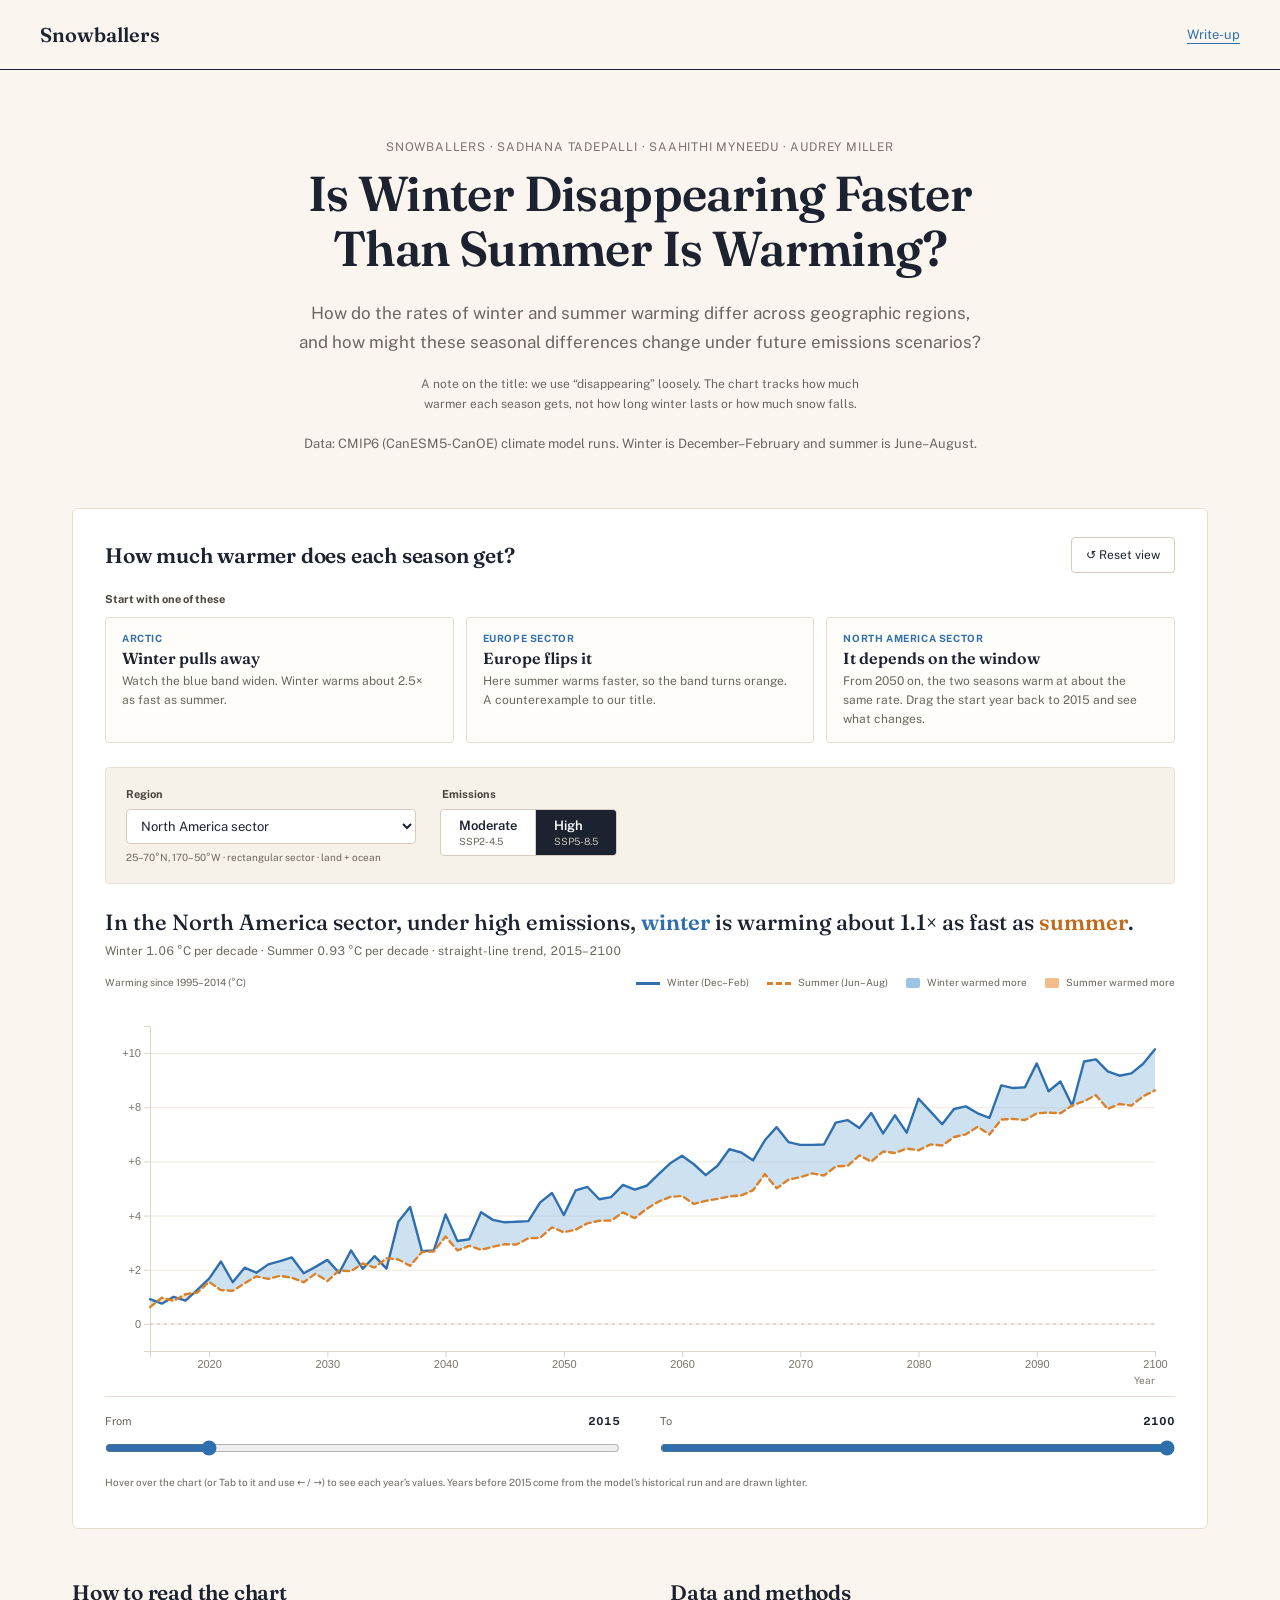
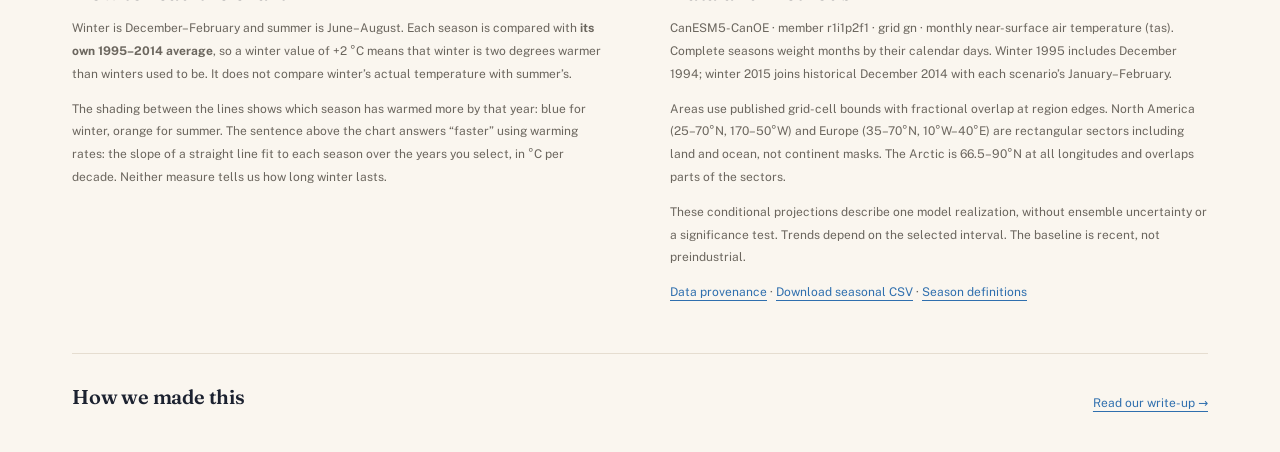
<file: index.html>
<!doctype html>
<html lang="en">
<head><meta name="color-scheme" content="light">
  <meta charset="utf-8">
  <meta name="viewport" content="width=device-width,initial-scale=1">
  <meta name="description" content="Compare winter and summer warming rates across North America and Europe sectors and the Arctic using real CMIP6 data.">
  <title>Is Winter Disappearing Faster Than Summer Is Warming?</title>
  <link rel="preconnect" href="https://fonts.googleapis.com">
  <link rel="preconnect" href="https://fonts.gstatic.com" crossorigin>
  <link rel="stylesheet" href="https://fonts.googleapis.com/css2?family=Fraunces:opsz,wght@9..144,500;9..144,600&family=Public+Sans:wght@400;600;700&display=swap">
  <link rel="stylesheet" href="style.css">
  <script src="vendor/d3.v7.min.js" defer></script>
  <script src="main.js" defer></script>
</head>
<body>
  <a class="skip" href="#explorer">Skip to visualization</a>
  <header><a class="brand" href="./">Snowballers</a><a class="header-link" href="writeup.html">Write-up</a></header>
  <main>
    <section class="intro">
      <p class="team">Snowballers · Sadhana Tadepalli · Saahithi Myneedu · Audrey Miller</p>
      <h1>Is Winter Disappearing Faster Than Summer Is Warming?</h1>
      <p class="lede">How do the rates of winter and summer warming differ across geographic regions, and how might these seasonal differences change under future emissions scenarios?</p>
      <p class="hook-note">A note on the title: we use “disappearing” loosely. The chart tracks how much warmer each season gets, not how long winter lasts or how much snow falls.</p>
      <p class="data-line">Data: <span id="model-tag">CMIP6</span> climate model runs. Winter is December–February and summer is June–August.</p>
    </section>
    <section class="explorer" id="explorer" aria-labelledby="chart-heading">
      <div class="section-top"><h2 id="chart-heading">How much warmer does each season get?</h2><button id="reset" type="button">↺ Reset view</button></div>
      <div class="presets" role="group" aria-label="Suggested views">
        <span class="presets-label">Start with one of these</span>
        <button type="button" class="preset" data-preset="arctic" aria-pressed="false"><span class="preset-place">Arctic</span><strong>Winter pulls away</strong><span class="preset-text">Watch the blue band widen. Winter warms about 2.5× as fast as summer.</span></button>
        <button type="button" class="preset" data-preset="europe" aria-pressed="false"><span class="preset-place">Europe sector</span><strong>Europe flips it</strong><span class="preset-text">Here summer warms faster, so the band turns orange. A counterexample to our title.</span></button>
        <button type="button" class="preset" data-preset="namerica" aria-pressed="false"><span class="preset-place">North America sector</span><strong>It depends on the window</strong><span class="preset-text">From 2050 on, the two seasons warm at about the same rate. Drag the start year back to 2015 and see what changes.</span></button>
      </div>
      <div class="controls">
        <div class="region-control"><label for="region">Region</label><select id="region"></select><p id="bounds"></p></div>
        <fieldset><legend>Emissions</legend><div class="scenario-toggle">
          <label><input type="radio" name="scenario" value="ssp245"><span>Moderate<small>SSP2-4.5</small></span></label>
          <label><input type="radio" name="scenario" value="ssp585" checked><span>High<small>SSP5-8.5</small></span></label>
        </div></fieldset>
      </div>
      <div class="answer-box" aria-live="polite"><p id="answer">Loading data…</p><p id="answer-detail"></p></div>
      <div class="chart-topline"><span>Warming since 1995–2014 (°C)</span><div class="season-legend"><span><b class="season-key"></b> Winter (Dec–Feb)</span><span><b class="season-key summer"></b> Summer (Jun–Aug)</span><span><b class="fill-key winter"></b> Winter warmed more</span><span><b class="fill-key summer"></b> Summer warmed more</span></div></div>
      <div id="chart" aria-label="Interactive seasonal temperature comparison"></div>
      <div id="tooltip" role="status" aria-live="off" hidden></div>
      <div class="timeline">
        <div><label for="start-year">From <output id="start-output">2015</output></label><input id="start-year" type="range" min="1995" max="2099" value="2015"></div>
        <div><label for="end-year">To <output id="end-output">2100</output></label><input id="end-year" type="range" min="1996" max="2100" value="2100"></div>
      </div>
      <p class="chart-help">Hover over the chart (or Tab to it and use ← / →) to see each year’s values. Years before 2015 come from the model’s historical run and are drawn lighter.</p>
      <p id="error" role="alert" hidden></p>
    </section>
    <section class="context-grid">
      <article><h2>How to read the chart</h2><p>Winter is December–February and summer is June–August. Each season is compared with <strong>its own 1995–2014 average</strong>, so a winter value of +2 °C means that winter is two degrees warmer than winters used to be. It does not compare winter’s actual temperature with summer’s.</p><p>The shading between the lines shows which season has warmed more by that year: blue for winter, orange for summer. The sentence above the chart answers “faster” using warming rates: the slope of a straight line fit to each season over the years you select, in °C per decade. Neither measure tells us how long winter lasts.</p></article>
      <article><h2>Data and methods</h2><p><span id="model-details">Selected CMIP6 model</span> · monthly near-surface air temperature (tas). Complete seasons weight months by their calendar days. Winter 1995 includes December 1994; winter 2015 joins historical December 2014 with each scenario’s January–February.</p><p>Areas use published grid-cell bounds with fractional overlap at region edges. North America (25–70°N, 170–50°W) and Europe (35–70°N, 10°W–40°E) are rectangular sectors including land and ocean, not continent masks. The Arctic is 66.5–90°N at all longitudes and overlaps parts of the sectors.</p><p>These conditional projections describe one model realization, without ensemble uncertainty or a significance test. Trends depend on the selected interval. The baseline is recent, not preindustrial.</p><p><a href="data/provenance.md">Data provenance</a> · <a href="data/temperature.csv" download>Download seasonal CSV</a> · <a href="https://www.ncei.noaa.gov/news/meteorological-versus-astronomical-seasons">Season definitions</a></p></article>
    </section>
    <section class="further"><h2>How we made this</h2><p><a href="writeup.html">Read our write-up →</a></p></section>
  </main>
</body>
</html>
</file>
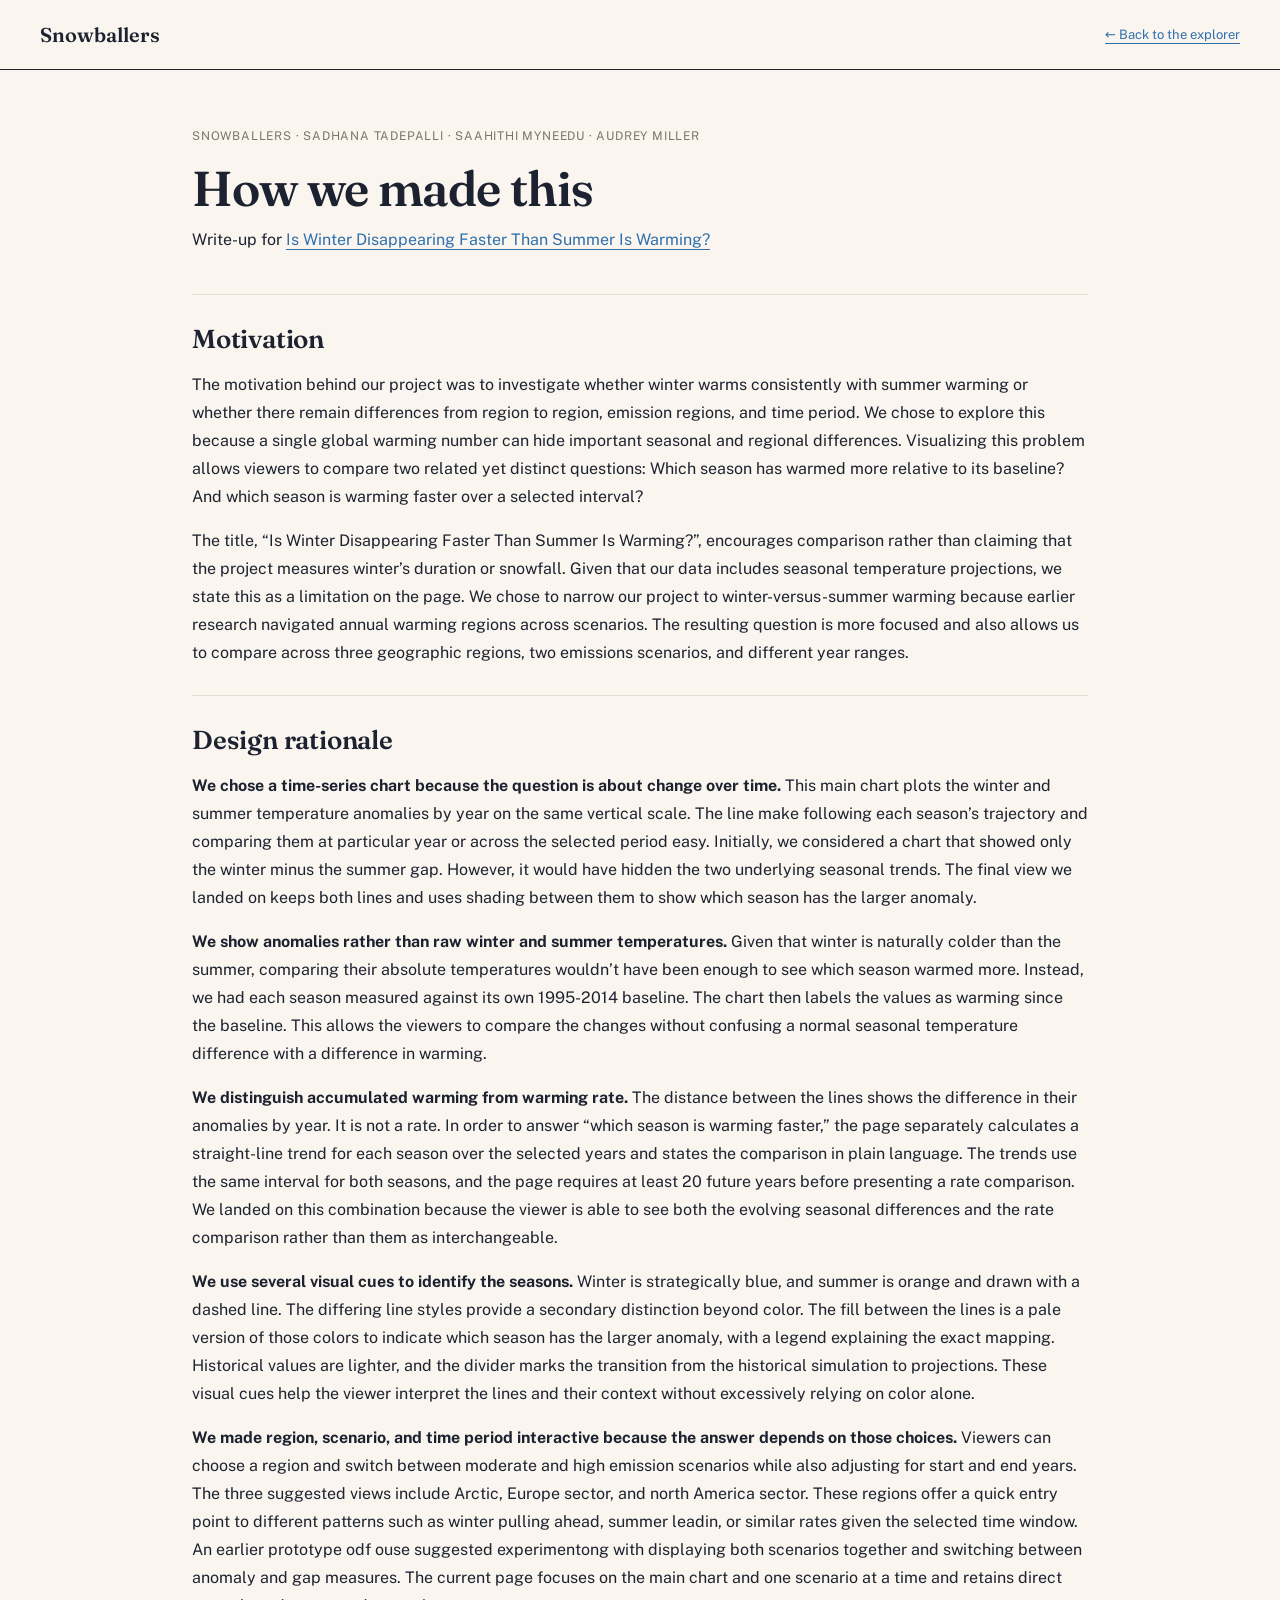
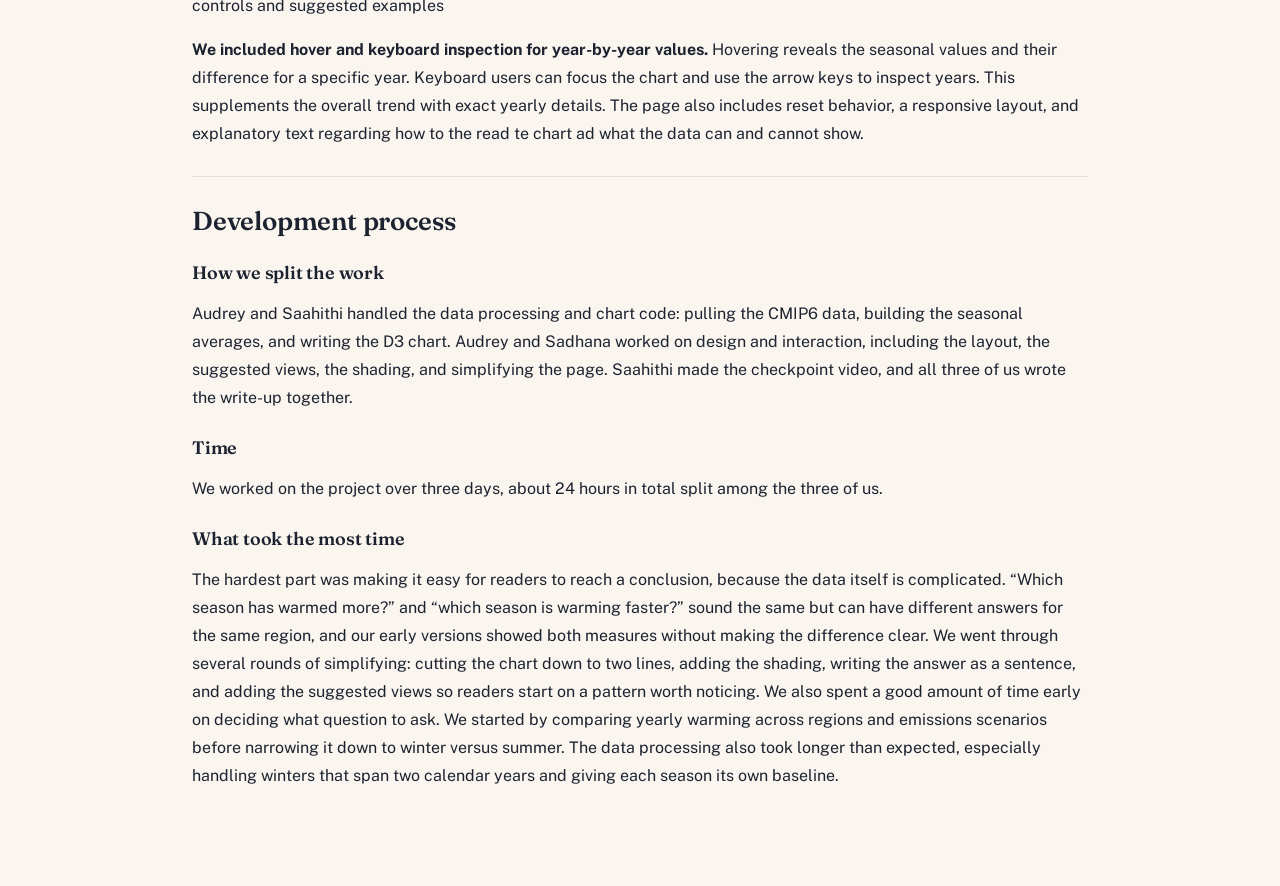
<file: writeup.html>
<!doctype html>
<html lang="en">
<head>
  <meta charset="utf-8">
  <meta name="viewport" content="width=device-width,initial-scale=1">
  <meta name="color-scheme" content="light">
  <title>Write-up · Is Winter Disappearing Faster Than Summer Is Warming?</title>
  <link rel="preconnect" href="https://fonts.googleapis.com">
  <link rel="preconnect" href="https://fonts.gstatic.com" crossorigin>
  <link rel="stylesheet" href="https://fonts.googleapis.com/css2?family=Fraunces:opsz,wght@9..144,500;9..144,600&family=Public+Sans:wght@400;600;700&display=swap">
  <link rel="stylesheet" href="style.css">
</head>
<body>
  <header><a class="brand" href="./">Snowballers</a><a class="header-link" href="./">← Back to the explorer</a></header>
  <main class="writeup">
    <p class="team">Snowballers · Sadhana Tadepalli · Saahithi Myneedu · Audrey Miller</p>
    <h1>How we made this</h1>
    <p class="writeup-sub">Write-up for <a href="./">Is Winter Disappearing Faster Than Summer Is Warming?</a></p>

    <section>
      <h2>Motivation</h2>
      <p>The motivation behind our project was to investigate whether winter warms consistently with summer warming or whether there remain differences from region to region, emission regions, and time period. We chose to explore this because a single global warming number can hide important seasonal and regional differences. Visualizing this problem allows viewers to compare two related yet distinct questions: Which season has warmed more relative to its baseline? And which season is warming faster over a selected interval?</p>
      <p>The title, “Is Winter Disappearing Faster Than Summer Is Warming?”, encourages comparison rather than claiming that the project measures winter’s duration or snowfall. Given that our data includes seasonal temperature projections, we state this as a limitation on the page. We chose to narrow our project to winter-versus-summer warming because earlier research navigated annual warming regions across scenarios. The resulting question is more focused and also allows us to compare across three geographic regions, two emissions scenarios, and different year ranges.</p>
    </section>

    <section>
      <h2>Design rationale</h2>
      <p><strong>We chose a time-series chart because the question is about change over time.</strong> This main chart plots the winter and summer temperature anomalies by year on the same vertical scale. The line make following each season’s trajectory and comparing them at particular year or across the selected period easy. Initially, we considered a chart that showed only the winter minus the summer gap. However, it would have hidden the two underlying seasonal trends. The final view we landed on keeps both lines and uses shading between them to show which season has the larger anomaly.</p>
      <p><strong>We show anomalies rather than raw winter and summer temperatures.</strong> Given that winter is naturally colder than the summer, comparing their absolute temperatures wouldn’t have been enough to see which season warmed more. Instead, we had each season measured against its own 1995-2014 baseline. The chart then labels the values as warming since the baseline. This allows the viewers to compare the changes without confusing a normal seasonal temperature difference with a difference in warming.</p>
      <p><strong>We distinguish accumulated warming from warming rate.</strong> The distance between the lines shows the difference in their anomalies by year. It is not a rate. In order to answer “which season is warming faster,” the page separately calculates a straight-line trend for each season over the selected years and states the comparison in plain language. The trends use the same interval for both seasons, and the page requires at least 20 future years before presenting a rate comparison. We landed on this combination because the viewer is able to see both the evolving seasonal differences and the rate comparison rather than them as interchangeable.</p>
      <p><strong>We use several visual cues to identify the seasons.</strong> Winter is strategically blue, and summer is orange and drawn with a dashed line. The differing line styles provide a secondary distinction beyond color. The fill between the lines is a pale version of those colors to indicate which season has the larger anomaly, with a legend explaining the exact mapping. Historical values are lighter, and the divider marks the transition from the historical simulation to projections. These visual cues help the viewer interpret the lines and their context without excessively relying on color alone.</p>
      <p><strong>We made region, scenario, and time period interactive because the answer depends on those choices.</strong> Viewers can choose a region and switch between moderate and high emission scenarios while also adjusting for start and end years. The three suggested views include Arctic, Europe sector, and north America sector. These regions offer a quick entry point to different patterns such as winter pulling ahead, summer leadin, or similar rates given the selected time window. An earlier prototype odf ouse suggested experimentong with displaying both scenarios together and switching between anomaly and gap measures. The current page focuses on the main chart and one scenario at a time and retains direct controls and suggested examples</p>
      <p><strong>We included hover and keyboard inspection for year-by-year values.</strong> Hovering reveals the seasonal values and their difference for a specific year. Keyboard users can focus the chart and use the arrow keys to inspect years. This supplements the overall trend with exact yearly details. The page also includes reset behavior, a responsive layout, and explanatory text regarding how to the read te chart ad what the data can and cannot show.</p>
    </section>

    <section>
      <h2>Development process</h2>
      <h3>How we split the work</h3>
      <p>Audrey and Saahithi handled the data processing and chart code: pulling the CMIP6 data, building the seasonal averages, and writing the D3 chart. Audrey and Sadhana worked on design and interaction, including the layout, the suggested views, the shading, and simplifying the page. Saahithi made the checkpoint video, and all three of us wrote the write-up together.</p>
      <h3>Time</h3>
      <p>We worked on the project over three days, about 24 hours in total split among the three of us.</p>
      <h3>What took the most time</h3>
      <p>The hardest part was making it easy for readers to reach a conclusion, because the data itself is complicated. “Which season has warmed more?” and “which season is warming faster?” sound the same but can have different answers for the same region, and our early versions showed both measures without making the difference clear. We went through several rounds of simplifying: cutting the chart down to two lines, adding the shading, writing the answer as a sentence, and adding the suggested views so readers start on a pattern worth noticing. We also spent a good amount of time early on deciding what question to ask. We started by comparing yearly warming across regions and emissions scenarios before narrowing it down to winter versus summer. The data processing also took longer than expected, especially handling winters that span two calendar years and giving each season its own baseline.</p>
    </section>
  </main>
</body>
</html>
</file>
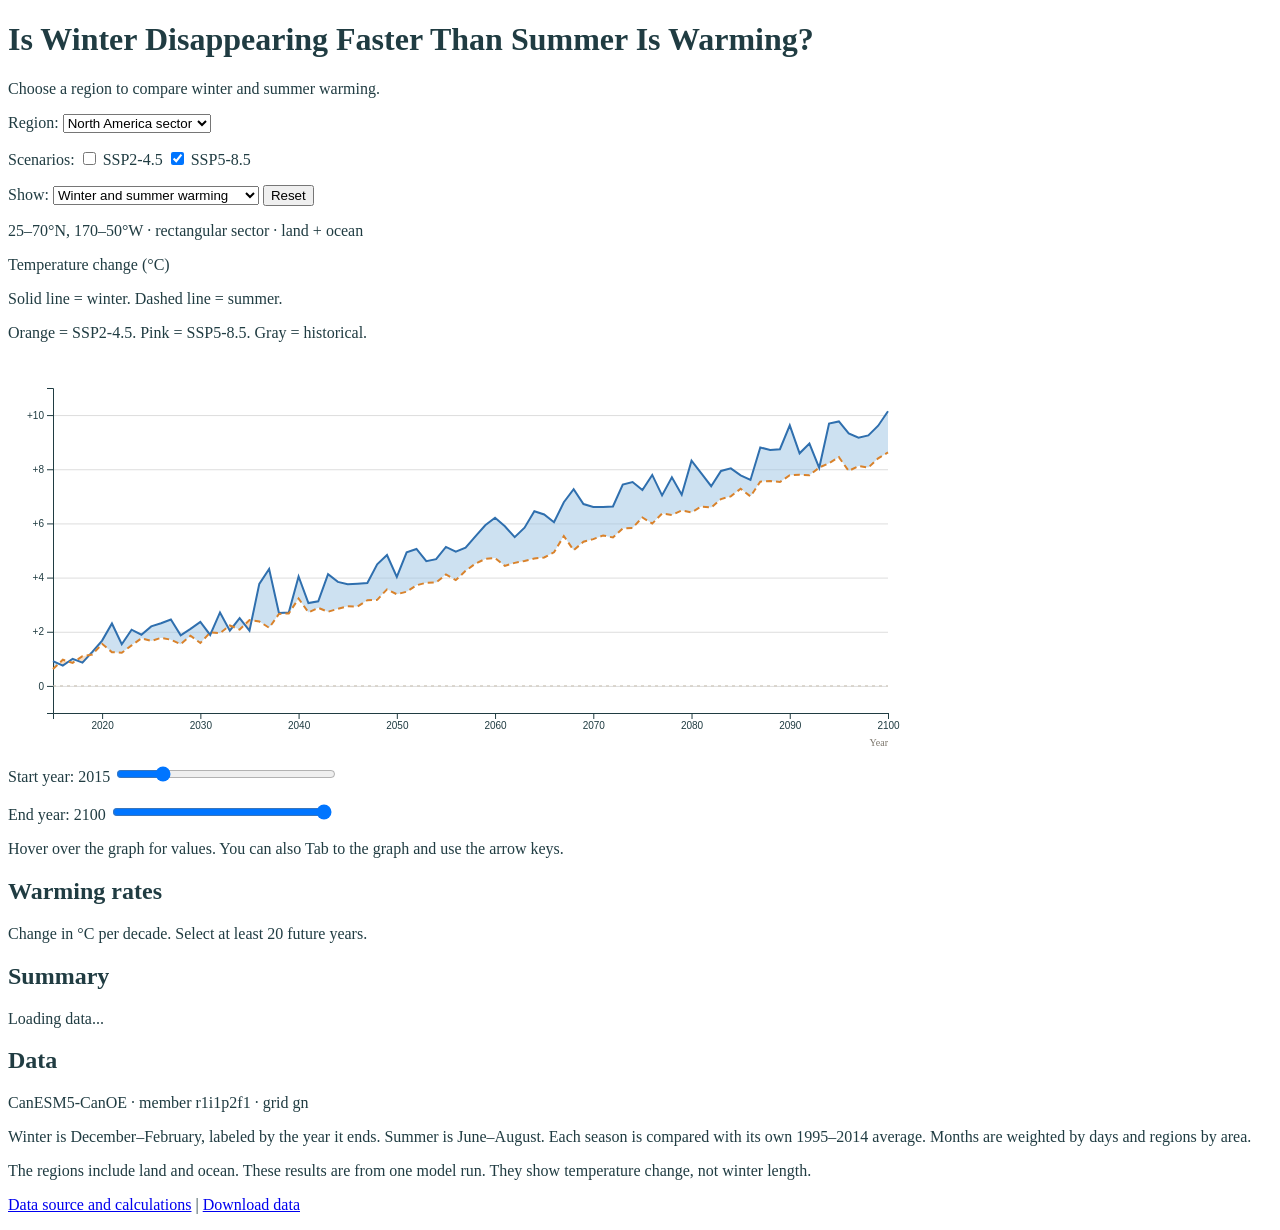
<file: checkpoint/prototype.html>
<!doctype html>
<html lang="en">
<head><meta name="color-scheme" content="light">
  <meta charset="utf-8">
  <meta name="viewport" content="width=device-width,initial-scale=1">
  <base href="../">
  <title>Winter and summer warming</title>
  <link rel="stylesheet" href="checkpoint/prototype.css">
  <script src="vendor/d3.v7.min.js" defer></script>
  <script src="main.js" defer></script>
</head>
<body>
  <h1>Is Winter Disappearing Faster Than Summer Is Warming?</h1>
  <p>Choose a region to compare winter and summer warming.</p>

  <div class="explorer">
    <p>
      <label for="region">Region:</label>
      <select id="region"></select>
    </p>
    <p>
      Scenarios:
      <label><input type="checkbox" name="scenario" value="ssp245" checked> SSP2-4.5</label>
      <label><input type="checkbox" name="scenario" value="ssp585" checked> SSP5-8.5</label>
    </p>
    <p>
      <label for="measure">Show:</label>
      <select id="measure">
        <option value="anomaly">Winter and summer warming</option>
        <option value="gap">Winter minus summer warming</option>
      </select>
      <button id="reset" type="button">Reset</button>
    </p>
    <p id="bounds"></p>
    <p id="chart-description">Temperature change (°C)</p>
    <p class="season-legend">Solid line = winter. Dashed line = summer.</p>
    <p>Orange = SSP2-4.5. Pink = SSP5-8.5. Gray = historical.</p>

    <div id="chart"></div>
    <p id="empty" hidden>Select a scenario to see the projections.</p>
    <div id="tooltip" role="status" aria-live="off" hidden></div>

    <p>
      <label for="start-year">Start year: <output id="start-output">2015</output></label>
      <input id="start-year" type="range" min="1995" max="2099" value="2015">
    </p>
    <p>
      <label for="end-year">End year: <output id="end-output">2100</output></label>
      <input id="end-year" type="range" min="1996" max="2100" value="2100">
    </p>
    <p>Hover over the graph for values. You can also Tab to the graph and use the arrow keys.</p>

    <h2>Warming rates</h2>
    <p>Change in °C per decade. Select at least 20 future years.</p>
    <div id="rate-cards" aria-live="polite"></div>

    <h2>Summary</h2>
    <p id="summary" aria-live="polite">Loading data...</p>
    <p id="error" role="alert" hidden></p>
  </div>

  <h2>Data</h2>
  <p id="model-details"></p>
  <p>Winter is December–February, labeled by the year it ends. Summer is June–August. Each season is compared with its own 1995–2014 average. Months are weighted by days and regions by area.</p>
  <p>The regions include land and ocean. These results are from one model run. They show temperature change, not winter length.</p>
  <p><a href="data/provenance.md">Data source and calculations</a> | <a href="data/temperature.csv">Download data</a></p>
</body>
</html>
</file>
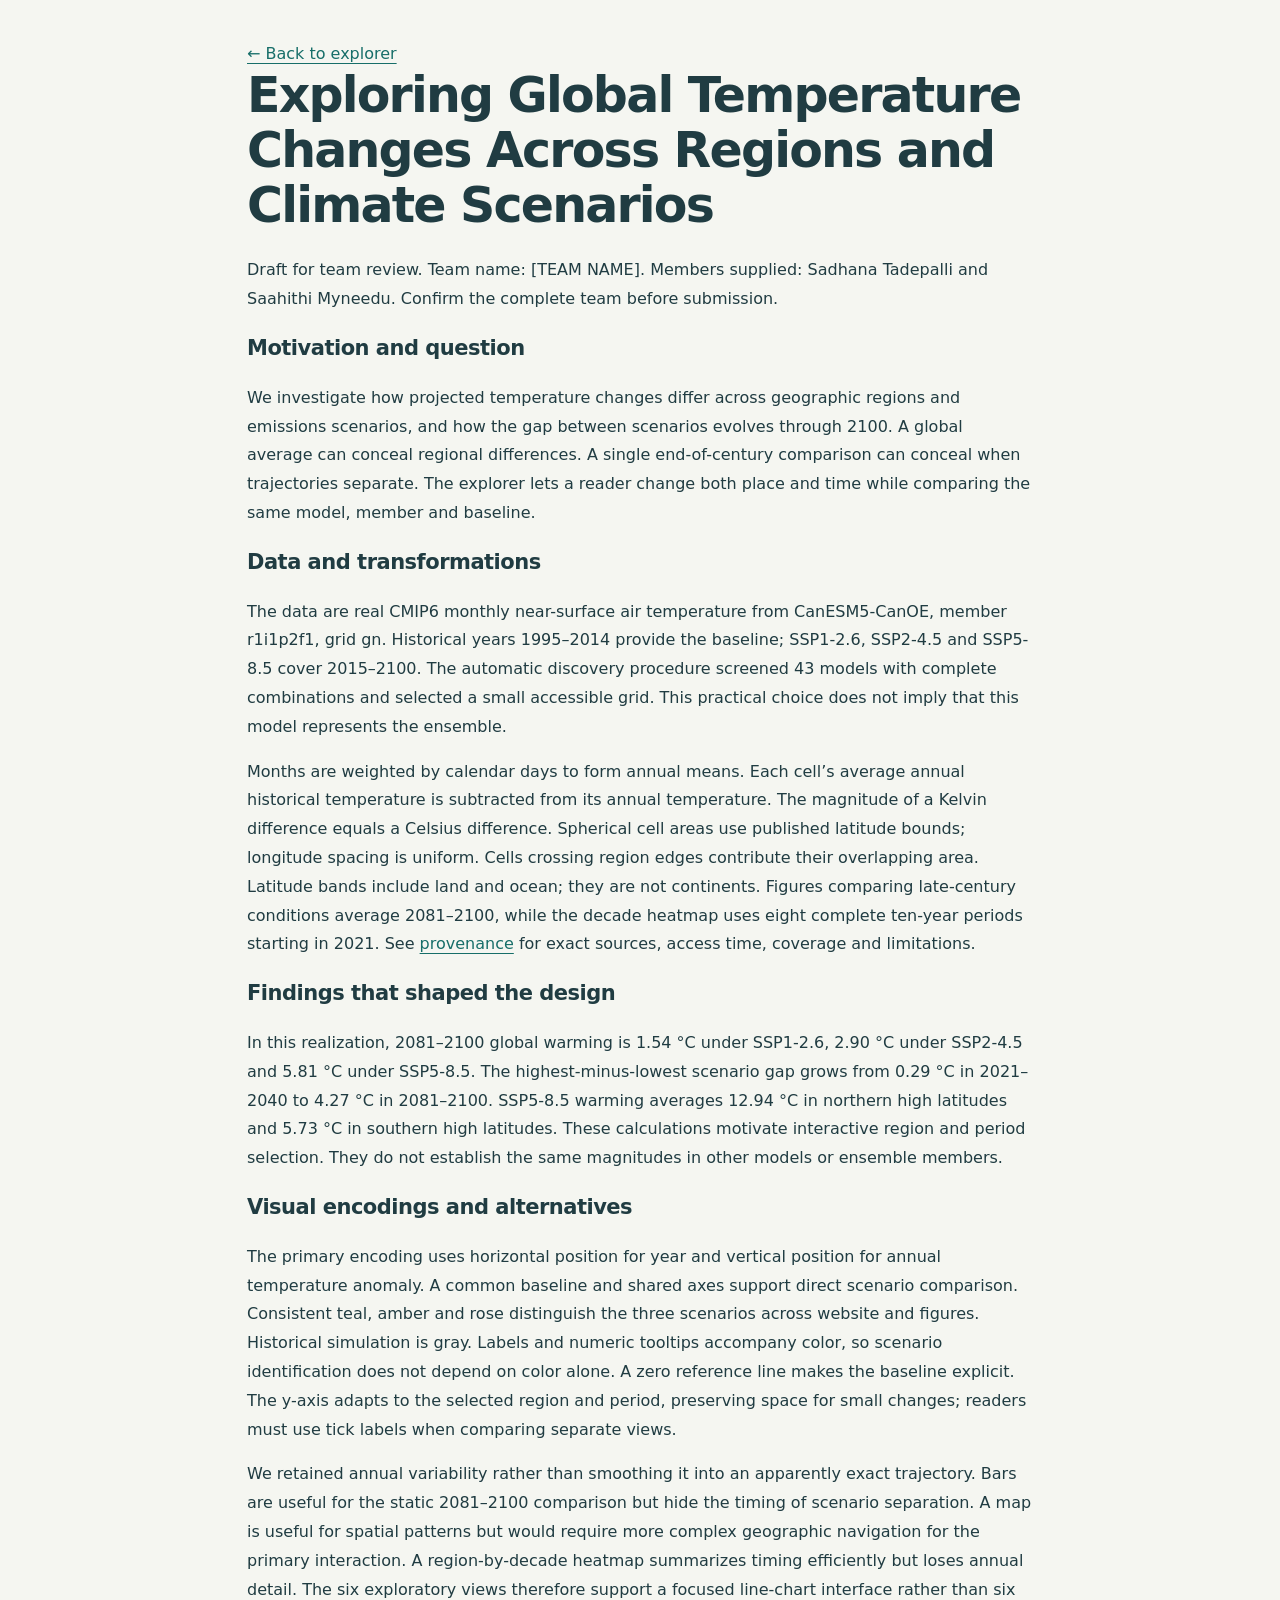
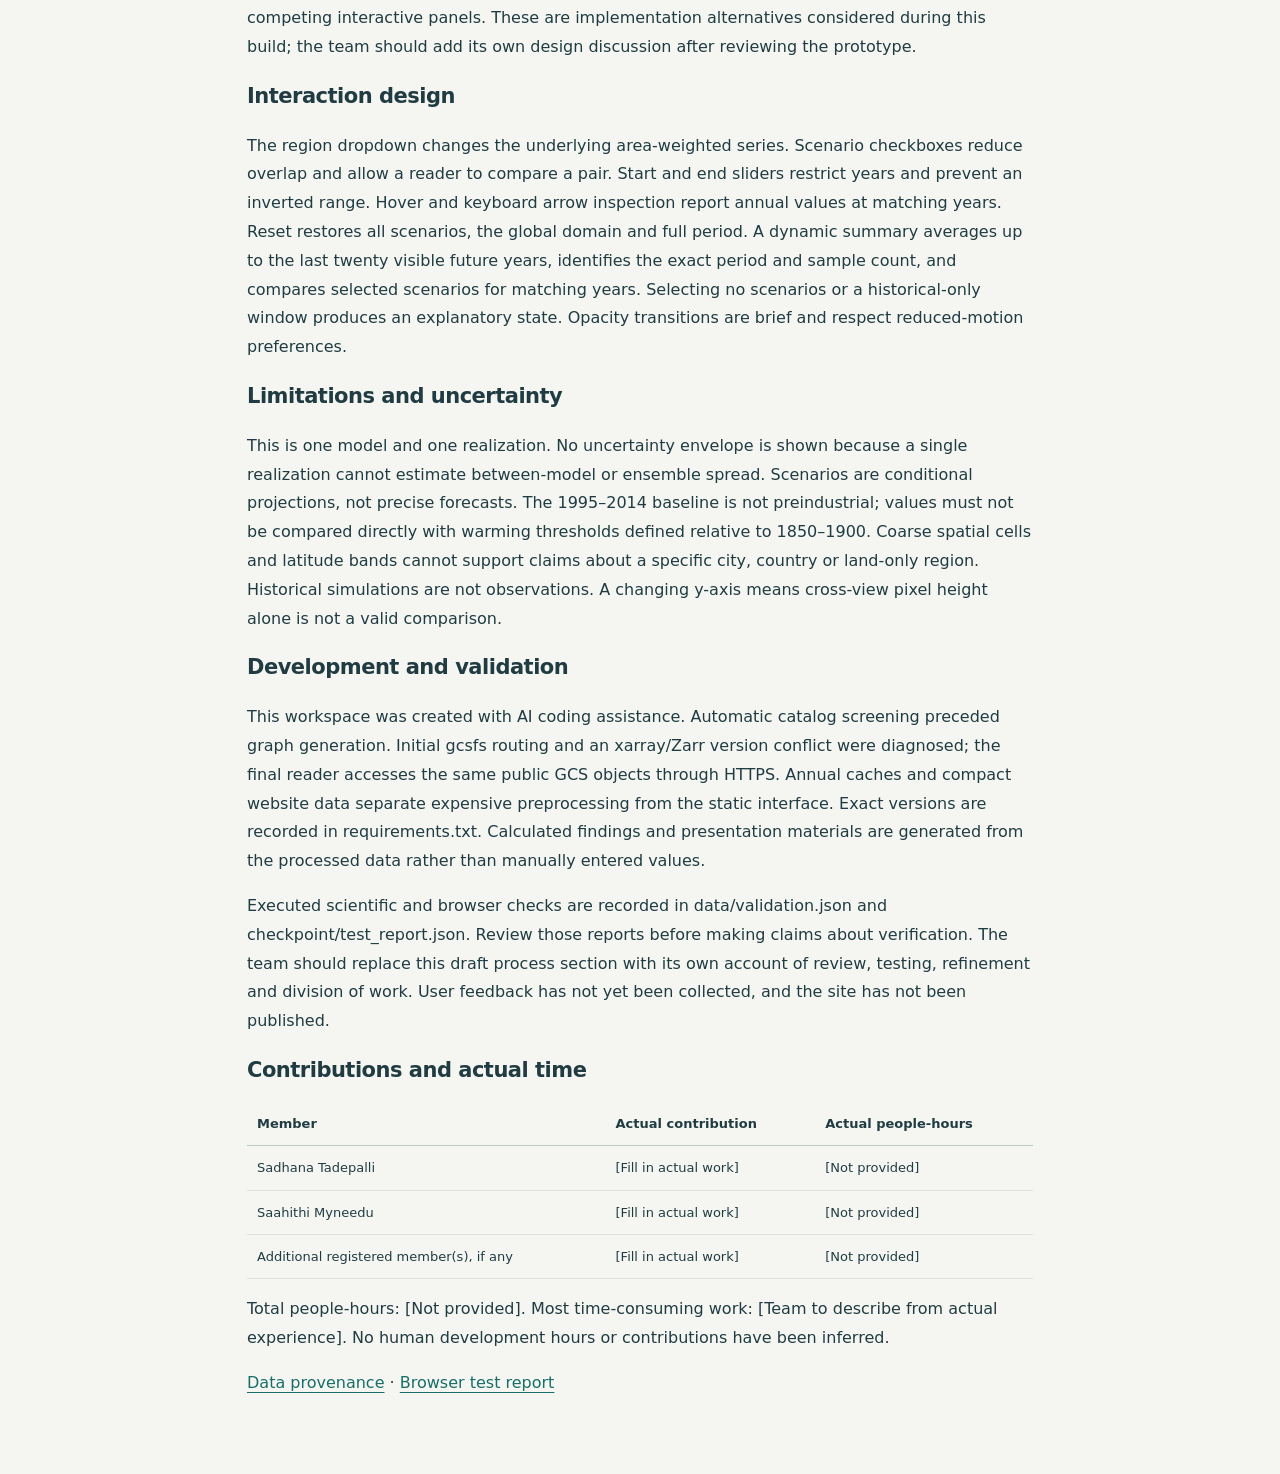
<file: archive/annual_comparison/writeup.html>
<!doctype html><html lang="en"><meta charset="utf-8"><meta name="viewport" content="width=device-width,initial-scale=1"><title>Design & development write-up</title><link rel="stylesheet" href="style.css"><main style="max-width:850px;padding-top:40px;padding-bottom:60px;line-height:1.8"><a href="./">← Back to explorer</a><h1>Exploring Global Temperature Changes Across Regions and Climate Scenarios</h1><p>Draft for team review. Team name: [TEAM NAME]. Members supplied: Sadhana Tadepalli and Saahithi Myneedu. Confirm the complete team before submission.</p><h2>Motivation and question</h2><p>We investigate how projected temperature changes differ across geographic regions and emissions scenarios, and how the gap between scenarios evolves through 2100. A global average can conceal regional differences. A single end-of-century comparison can conceal when trajectories separate. The explorer lets a reader change both place and time while comparing the same model, member and baseline.</p><h2>Data and transformations</h2><p>The data are real CMIP6 monthly near-surface air temperature from CanESM5-CanOE, member r1i1p2f1, grid gn. Historical years 1995–2014 provide the baseline; SSP1-2.6, SSP2-4.5 and SSP5-8.5 cover 2015–2100. The automatic discovery procedure screened 43 models with complete combinations and selected a small accessible grid. This practical choice does not imply that this model represents the ensemble.</p><p>Months are weighted by calendar days to form annual means. Each cell’s average annual historical temperature is subtracted from its annual temperature. The magnitude of a Kelvin difference equals a Celsius difference. Spherical cell areas use published latitude bounds; longitude spacing is uniform. Cells crossing region edges contribute their overlapping area. Latitude bands include land and ocean; they are not continents. Figures comparing late-century conditions average 2081–2100, while the decade heatmap uses eight complete ten-year periods starting in 2021. See <a href="data/provenance.md">provenance</a> for exact sources, access time, coverage and limitations.</p><h2>Findings that shaped the design</h2><p>In this realization, 2081–2100 global warming is 1.54 °C under SSP1-2.6, 2.90 °C under SSP2-4.5 and 5.81 °C under SSP5-8.5. The highest-minus-lowest scenario gap grows from 0.29 °C in 2021–2040 to 4.27 °C in 2081–2100. SSP5-8.5 warming averages 12.94 °C in northern high latitudes and 5.73 °C in southern high latitudes. These calculations motivate interactive region and period selection. They do not establish the same magnitudes in other models or ensemble members.</p><h2>Visual encodings and alternatives</h2><p>The primary encoding uses horizontal position for year and vertical position for annual temperature anomaly. A common baseline and shared axes support direct scenario comparison. Consistent teal, amber and rose distinguish the three scenarios across website and figures. Historical simulation is gray. Labels and numeric tooltips accompany color, so scenario identification does not depend on color alone. A zero reference line makes the baseline explicit. The y-axis adapts to the selected region and period, preserving space for small changes; readers must use tick labels when comparing separate views.</p><p>We retained annual variability rather than smoothing it into an apparently exact trajectory. Bars are useful for the static 2081–2100 comparison but hide the timing of scenario separation. A map is useful for spatial patterns but would require more complex geographic navigation for the primary interaction. A region-by-decade heatmap summarizes timing efficiently but loses annual detail. The six exploratory views therefore support a focused line-chart interface rather than six competing interactive panels. These are implementation alternatives considered during this build; the team should add its own design discussion after reviewing the prototype.</p><h2>Interaction design</h2><p>The region dropdown changes the underlying area-weighted series. Scenario checkboxes reduce overlap and allow a reader to compare a pair. Start and end sliders restrict years and prevent an inverted range. Hover and keyboard arrow inspection report annual values at matching years. Reset restores all scenarios, the global domain and full period. A dynamic summary averages up to the last twenty visible future years, identifies the exact period and sample count, and compares selected scenarios for matching years. Selecting no scenarios or a historical-only window produces an explanatory state. Opacity transitions are brief and respect reduced-motion preferences.</p><h2>Limitations and uncertainty</h2><p>This is one model and one realization. No uncertainty envelope is shown because a single realization cannot estimate between-model or ensemble spread. Scenarios are conditional projections, not precise forecasts. The 1995–2014 baseline is not preindustrial; values must not be compared directly with warming thresholds defined relative to 1850–1900. Coarse spatial cells and latitude bands cannot support claims about a specific city, country or land-only region. Historical simulations are not observations. A changing y-axis means cross-view pixel height alone is not a valid comparison.</p><h2>Development and validation</h2><p>This workspace was created with AI coding assistance. Automatic catalog screening preceded graph generation. Initial gcsfs routing and an xarray/Zarr version conflict were diagnosed; the final reader accesses the same public GCS objects through HTTPS. Annual caches and compact website data separate expensive preprocessing from the static interface. Exact versions are recorded in requirements.txt. Calculated findings and presentation materials are generated from the processed data rather than manually entered values.</p><p>Executed scientific and browser checks are recorded in data/validation.json and checkpoint/test_report.json. Review those reports before making claims about verification. The team should replace this draft process section with its own account of review, testing, refinement and division of work. User feedback has not yet been collected, and the site has not been published.</p><h2>Contributions and actual time</h2><table style="width:100%;border-collapse:collapse;font-size:13px"><thead><tr><th style="text-align:left;border-bottom:1px solid #bacac3;padding:10px">Member</th><th style="text-align:left;border-bottom:1px solid #bacac3;padding:10px">Actual contribution</th><th style="text-align:left;border-bottom:1px solid #bacac3;padding:10px">Actual people-hours</th></tr></thead><tbody><tr><td style="border-bottom:1px solid #dce3dc;padding:10px">Sadhana Tadepalli</td><td style="border-bottom:1px solid #dce3dc;padding:10px">[Fill in actual work]</td><td style="border-bottom:1px solid #dce3dc;padding:10px">[Not provided]</td></tr><tr><td style="border-bottom:1px solid #dce3dc;padding:10px">Saahithi Myneedu</td><td style="border-bottom:1px solid #dce3dc;padding:10px">[Fill in actual work]</td><td style="border-bottom:1px solid #dce3dc;padding:10px">[Not provided]</td></tr><tr><td style="border-bottom:1px solid #dce3dc;padding:10px">Additional registered member(s), if any</td><td style="border-bottom:1px solid #dce3dc;padding:10px">[Fill in actual work]</td><td style="border-bottom:1px solid #dce3dc;padding:10px">[Not provided]</td></tr></tbody></table><p>Total people-hours: [Not provided]. Most time-consuming work: [Team to describe from actual experience]. No human development hours or contributions have been inferred.</p><p><a href="data/provenance.md">Data provenance</a> · <a href="checkpoint/test_report.json">Browser test report</a></p></main></html>
</file>
<file: style.css>
:root { color-scheme: only light; }
:root{font-family:"Public Sans",system-ui,-apple-system,"Segoe UI",sans-serif;color:#1c2230;background:#faf6ef;font-synthesis:none;--muted:#6b665e;--line:#e5ddd0;--teal:#2f6fae}*{box-sizing:border-box}body{margin:0}a{color:#2f6fae;text-underline-offset:4px}button,select,input{font:inherit}button,select{background:#fff;border:1px solid #d5ccbe;border-radius:7px;padding:10px 14px;color:#1c2230}button{cursor:pointer}button:hover{background:#f3eee6}:focus-visible{outline:3px solid #386ac2;outline-offset:4px}.skip{position:absolute;top:-60px;background:white;padding:12px;z-index:10}.skip:focus{top:0}header{max-width:1280px;margin:auto;padding:27px 40px;display:flex;justify-content:space-between;align-items:center;border-bottom:1px solid var(--line)}.brand{font-size:13px;letter-spacing:1.6px;font-weight:750;text-decoration:none;color:#1c2230;display:flex;align-items:center;gap:10px}.brand-icon{font-size:29px;color:#2f6fae}.course{font-size:11px;color:var(--muted);letter-spacing:1.5px}main{max-width:1200px;margin:auto;padding:0 32px}.intro{padding:58px 0 38px;max-width:950px}.eyebrow{font-size:10px;letter-spacing:1.8px;font-weight:750;color:#7a746a;margin:0 0 14px}h1{font-size:clamp(30px,4vw,49px);line-height:1.12;letter-spacing:-1.8px;font-weight:650;margin:0 0 23px;max-width:960px}.lede{font-size:17px;line-height:1.7;color:var(--muted);max-width:775px}.tags{display:flex;gap:9px;flex-wrap:wrap;margin-top:26px}.tags span{font-size:11px;border:1px solid #ddd5c8;border-radius:30px;padding:7px 12px;color:#4a463f}.explorer{background:#fff;border:1px solid var(--line);border-radius:14px;box-shadow:0 10px 35px #163b2710;padding:28px 32px;position:relative}.section-top{display:flex;justify-content:space-between;gap:20px;align-items:center}.section-top .eyebrow{margin-bottom:8px}h2{font-size:21px;letter-spacing:-.5px;margin:0 0 12px;font-weight:650}#reset{font-size:12px;white-space:nowrap}.controls{display:flex;gap:45px;background:#f7f2e9;border:1px solid #e8e0d3;border-radius:8px;padding:20px;margin:24px 0}.region-control{min-width:245px}.region-control>label,legend{display:block;font-size:11px;font-weight:700;margin-bottom:9px;color:#4a463f}select{width:100%;font-size:13px;padding:8px 10px}#bounds{font-size:10px;color:var(--muted);margin:7px 0 0}fieldset{border:0;margin:0;padding:0;flex:1;min-width:0}.scenario-options{display:flex;justify-content:space-between;gap:16px}.scenario-options label{display:flex;gap:7px;font-size:12px;font-weight:700;align-items:flex-start;cursor:pointer}.scenario-options input{accent-color:var(--scenario);margin:3px 0}.scenario-options span{color:var(--scenario)}small{display:block;color:var(--muted);font-size:9px;font-weight:400;margin-top:5px}.chart-topline{display:flex;justify-content:space-between;font-size:10px;color:var(--muted)}.historical-key{display:inline-block;vertical-align:middle;width:22px;border-top:2px solid #7a746a;margin-left:5px}#chart{width:100%;margin-top:8px}#chart svg{display:block;width:100%;height:auto;overflow:visible}.axis text{font-family:inherit;font-size:11px;fill:#7a746a}.axis path{stroke:#ddd5c8}.axis line{stroke:#ddd5c8}.grid line{stroke:#efe9df}.grid path{display:none}.series{fill:none;stroke-width:2.4;stroke-linejoin:round;stroke-linecap:round}.timeline{display:flex;gap:40px;margin:10px 0 0;padding:18px 0 4px;border-top:1px solid var(--line)}.timeline>div{flex:1}.timeline label{display:flex;justify-content:space-between;font-size:11px;color:var(--muted)}output{font-weight:700;color:#1c2230}input[type=range]{width:100%;accent-color:#2f6fae;margin:13px 0 0}.chart-help{font-size:10px;color:var(--muted);line-height:1.6}.insight{background:#f3eee6;border-radius:7px;padding:18px 21px;margin-top:21px;border-left:3px solid #2f6fae}.insight .eyebrow{font-size:9px}.insight p{font-size:14px;line-height:1.6;margin:8px 0 0}#tooltip{position:absolute;pointer-events:none;background:#1c2230;color:white;z-index:3;padding:12px 15px;border-radius:7px;font-size:12px;line-height:1.8;box-shadow:0 5px 20px #0002;max-width:250px}#tooltip b{display:block}#tooltip span{display:block}#empty{text-align:center;font-size:13px;color:#7a746a}.context-grid{display:grid;grid-template-columns:1fr 1fr;gap:60px;padding:50px 0 37px}.context-grid p:not(.eyebrow){font-size:12px;line-height:1.9;color:var(--muted)}.context-grid h2{font-size:21px}.further{border-top:1px solid var(--line);padding:30px 0;display:flex;justify-content:space-between;align-items:center;gap:25px}.further a{display:block;font-size:12px;margin:12px 0}.further h2{font-size:20px}footer{max-width:1200px;margin:auto;padding:25px 32px;border-top:1px solid var(--line);font-size:10px;color:var(--muted);display:flex;justify-content:space-between;gap:20px}#error{color:#a42c3e}@media(max-width:800px){.controls{gap:22px;flex-direction:column}.region-control{min-width:0}.scenario-options{justify-content:flex-start;gap:30px}.context-grid{gap:28px}h1{letter-spacing:-1px}.intro{padding-top:38px}}@media(max-width:520px){header{padding:18px 20px}.course{display:none}main{padding:0 16px}.intro{padding:35px 0 25px}.lede{font-size:15px}.explorer{padding:20px 14px}.section-top{align-items:flex-start;gap:8px}.section-top h2{font-size:18px}.section-top .eyebrow{font-size:9px}#reset{font-size:10px;padding:8px}.controls{padding:13px}.scenario-options{gap:10px;justify-content:space-between}.scenario-options label{font-size:10px;gap:4px}small{font-size:8px}.chart-topline{font-size:8px}.timeline{gap:20px}.context-grid{grid-template-columns:1fr;padding-top:35px;gap:20px}.further{display:block}footer{padding:20px 16px;display:block;line-height:2}footer span{display:block}}
.hook-note{font-size:12px;line-height:1.7;color:var(--muted);max-width:770px}.controls{gap:24px;flex-wrap:wrap}.region-control{min-width:230px;max-width:290px;flex:1}.measure-control{min-width:200px;flex:1}.measure-control>label{display:block;font-size:11px;font-weight:700;margin-bottom:9px;color:#4a463f}.controls fieldset{min-width:240px}.scenario-options{gap:22px;justify-content:flex-start}.season-legend{display:flex;gap:18px}.season-key{display:inline-block;width:24px;border-top:2px solid #6b665e;vertical-align:middle;margin-right:5px}.season-key.summer{border-top-style:dashed}.rate-heading{margin-top:24px}h3{font-size:16px;margin:0 0 8px;font-weight:650}.rate-heading>p{font-size:10px;color:var(--muted);line-height:1.6}#rate-cards{display:grid;grid-template-columns:1fr 1fr;gap:16px}.rate-card{padding:17px 20px;border:1px solid #e5ddd0;border-top:3px solid var(--scenario);border-radius:7px;background:#fffdf9}.rate-card h4{font-size:12px;color:var(--scenario);margin:0 0 8px}.rate-card p{font-size:11px;line-height:1.7;margin:5px 0;color:var(--muted)}.rate-card .rate-period{font-size:10px}.rate-values{display:flex;gap:22px}.rate-values p{font-size:16px;color:#1c2230;font-weight:650}.rate-difference{display:block;font-size:11px;margin:8px 0}.question-grid{display:grid;grid-template-columns:repeat(3,1fr);gap:28px;margin:40px 0 0;padding-bottom:28px;border-bottom:1px solid var(--line)}.question-grid span{font-size:10px;color:#7a746a;letter-spacing:1px}.question-grid h3{margin-top:12px}.question-grid p{font-size:12px;color:var(--muted);line-height:1.8}@media(max-width:800px){.region-control{max-width:none}.controls fieldset{min-width:0}.question-grid{gap:20px}.measure-control{min-width:0}}@media(max-width:520px){#rate-cards,.question-grid{grid-template-columns:1fr}.season-legend{gap:8px}.season-key{width:15px;margin-right:3px}.question-grid{gap:15px}.rate-values p{font-size:15px}}

/* Typography */
h1,h2,h3,.brand{font-family:"Fraunces",Georgia,"Times New Roman",serif;font-optical-sizing:auto}
h1{font-weight:600;letter-spacing:-.6px}
h2,h3{font-weight:600;letter-spacing:-.2px}
output,.rate-values p,.rate-difference,#tooltip,.axis text{font-variant-numeric:tabular-nums}
header{padding:22px 40px}
.brand{font-size:20px;letter-spacing:0;font-weight:600}
.header-link{font-size:13px;color:#2f6fae}
.hook-note{border-left:2px solid #ddd5c8;padding-left:14px}
.section-top h2{margin:0}

/* Suggested views */
.presets{display:grid;grid-template-columns:repeat(3,1fr);gap:12px;margin:20px 0 0}
.presets-label{grid-column:1/-1;font-size:11px;font-weight:700;color:#4a463f}
.preset{display:flex;flex-direction:column;align-items:flex-start;gap:4px;text-align:left;padding:14px 16px;border:1px solid #e5ddd0;border-radius:9px;background:#fffdf9;transition:border-color .15s,background .15s}
.preset:hover{background:#f5efe5;border-color:#cfc5b5}
.preset[aria-pressed="true"]{background:#eef4fa;border-color:#2f6fae;box-shadow:inset 0 0 0 1px #2f6fae}
.preset-place{font-size:10px;font-weight:700;letter-spacing:.6px;text-transform:uppercase;color:#2f6fae}
.preset strong{font-family:"Fraunces",Georgia,serif;font-size:16px;font-weight:600;color:#1c2230}
.preset-text{font-size:12px;line-height:1.55;color:var(--muted)}

/* Season fill legend and underlay */
.season-legend{flex-wrap:wrap;justify-content:flex-end}
.fill-key{display:inline-block;width:14px;height:10px;border-radius:2px;vertical-align:middle;margin-right:5px}
.fill-key.winter{background:#9cc4e4}
.fill-key.summer{background:#f3bd8a}
.zone-label{font-size:11px;font-weight:600;letter-spacing:.4px}
@media(max-width:800px){.presets{grid-template-columns:1fr}.chart-topline{flex-direction:column;gap:6px}.season-legend{justify-content:flex-start}}
.data-line{font-size:13px;color:var(--muted);margin-top:22px}.insight p{margin:0}.further p{margin:0}

/* Simplified explorer */
.scenario-toggle{display:inline-flex;border:1px solid #d5ccbe;border-radius:8px;overflow:hidden;background:#fff}
.scenario-toggle label{cursor:pointer}
.scenario-toggle input{position:absolute;opacity:0;pointer-events:none}
.scenario-toggle span{display:block;padding:8px 18px;font-size:13px;font-weight:600;color:#1c2230}
.scenario-toggle small{font-size:10px;margin-top:2px}
.scenario-toggle label+label span{border-left:1px solid #d5ccbe}
.scenario-toggle input:checked+span{background:#1c2230;color:#fff}
.scenario-toggle input:checked+span small{color:#c9c3b8}
.scenario-toggle input:focus-visible+span{outline:3px solid #386ac2;outline-offset:-3px}
.answer-box{margin:4px 0 18px}
#answer{font-family:"Fraunces",Georgia,serif;font-size:22px;line-height:1.35;margin:0 0 6px;font-weight:500}
#answer .winter{color:#2f6fae;font-weight:600}
#answer .summer{color:#c26a1c;font-weight:600}
#answer-detail{font-size:12px;color:var(--muted);margin:0;font-variant-numeric:tabular-nums}
.season-key{border-top:3px solid #2f6fae}
.season-key.summer{border-top:3px dashed #d9822b}
@media(max-width:520px){#answer{font-size:18px}.scenario-toggle span{padding:7px 14px}}

/* Centered intro */
.intro{max-width:none;text-align:center;padding-bottom:44px}
.intro h1{max-width:1050px;margin-left:auto;margin-right:auto}
.intro .lede,.intro .hook-note,.intro .data-line{margin-left:auto;margin-right:auto}
.intro .hook-note{border-left:0;padding-left:0;max-width:640px}
.intro h1,.intro .lede,.intro .hook-note,.intro .data-line{text-wrap:balance}

/* Paper and ink palette */
.explorer{box-shadow:none;border-radius:6px;border-color:#e5ddd0}
.controls,.preset,button,select,.scenario-toggle{border-radius:4px}
header{border-bottom-color:#1c2230}
.intro .team{font-size:12px;letter-spacing:.8px;text-transform:uppercase;color:#7a746a}

/* Write-up page */
.writeup{max-width:960px;padding-top:56px;padding-bottom:80px}
.writeup h1{margin-bottom:10px}
.writeup .team{font-size:12px;letter-spacing:.8px;text-transform:uppercase;color:#7a746a;margin:0 0 14px}
.writeup-sub{color:var(--muted);font-size:15px;margin:0 0 40px}
.writeup section{border-top:1px solid #e5ddd0;padding-top:28px;margin-top:28px}
.writeup h2{font-size:26px;margin-bottom:16px}
.writeup h3{font-size:18px;margin:24px 0 8px}
.writeup p{font-size:16px;line-height:1.75;color:#1c2230}
.writeup .todo{color:#a42c3e;border:1px dashed #a42c3e;border-radius:4px;padding:10px 14px;font-size:14px}
</file>
<file: archive/annual_comparison/style.css>
:root{font-family:system-ui,-apple-system,BlinkMacSystemFont,"Segoe UI",sans-serif;color:#203c42;background:#f5f6f1;font-synthesis:none;--muted:#617578;--line:#dce3dc;--teal:#168b82}*{box-sizing:border-box}body{margin:0}a{color:#176e69;text-underline-offset:4px}button,select,input{font:inherit}button,select{background:#fff;border:1px solid #bacac3;border-radius:7px;padding:10px 14px;color:#203c42}button{cursor:pointer}button:hover{background:#eaf2eb}:focus-visible{outline:3px solid #386ac2;outline-offset:4px}.skip{position:absolute;top:-60px;background:white;padding:12px;z-index:10}.skip:focus{top:0}header{max-width:1280px;margin:auto;padding:27px 40px;display:flex;justify-content:space-between;align-items:center;border-bottom:1px solid var(--line)}.brand{font-size:13px;letter-spacing:1.6px;font-weight:750;text-decoration:none;color:#203c42;display:flex;align-items:center;gap:10px}.brand-icon{font-size:29px;color:#168b82}.course{font-size:11px;color:var(--muted);letter-spacing:1.5px}main{max-width:1200px;margin:auto;padding:0 32px}.intro{padding:58px 0 38px;max-width:950px}.eyebrow{font-size:10px;letter-spacing:1.8px;font-weight:750;color:#567b6d;margin:0 0 14px}h1{font-size:clamp(30px,4vw,49px);line-height:1.12;letter-spacing:-1.8px;font-weight:650;margin:0 0 23px;max-width:960px}.lede{font-size:17px;line-height:1.7;color:var(--muted);max-width:775px}.tags{display:flex;gap:9px;flex-wrap:wrap;margin-top:26px}.tags span{font-size:11px;border:1px solid #d3ded4;border-radius:30px;padding:7px 12px;color:#52665f}.explorer{background:#fff;border:1px solid var(--line);border-radius:14px;box-shadow:0 10px 35px #163b2710;padding:28px 32px;position:relative}.section-top{display:flex;justify-content:space-between;gap:20px;align-items:center}.section-top .eyebrow{margin-bottom:8px}h2{font-size:21px;letter-spacing:-.5px;margin:0 0 12px;font-weight:650}#reset{font-size:12px;white-space:nowrap}.controls{display:flex;gap:45px;background:#f8faf7;border:1px solid #e3e9e0;border-radius:8px;padding:20px;margin:24px 0}.region-control{min-width:245px}.region-control>label,legend{display:block;font-size:11px;font-weight:700;margin-bottom:9px;color:#536963}select{width:100%;font-size:13px;padding:8px 10px}#bounds{font-size:10px;color:var(--muted);margin:7px 0 0}fieldset{border:0;margin:0;padding:0;flex:1;min-width:0}.scenario-options{display:flex;justify-content:space-between;gap:16px}.scenario-options label{display:flex;gap:7px;font-size:12px;font-weight:700;align-items:flex-start;cursor:pointer}.scenario-options input{accent-color:var(--scenario);margin:3px 0}.scenario-options span{color:var(--scenario)}small{display:block;color:var(--muted);font-size:9px;font-weight:400;margin-top:5px}.chart-topline{display:flex;justify-content:space-between;font-size:10px;color:var(--muted)}.historical-key{display:inline-block;vertical-align:middle;width:22px;border-top:2px solid #637582;margin-left:5px}#chart{width:100%;margin-top:8px}#chart svg{display:block;width:100%;height:auto;overflow:visible}.axis text{font-family:inherit;font-size:11px;fill:#687b7d}.axis path{stroke:#dbe3df}.axis line{stroke:#dbe3df}.grid line{stroke:#e9eeeb}.grid path{display:none}.series{fill:none;stroke-width:2.4;stroke-linejoin:round;stroke-linecap:round}.timeline{display:flex;gap:40px;margin:10px 0 0;padding:18px 0 4px;border-top:1px solid var(--line)}.timeline>div{flex:1}.timeline label{display:flex;justify-content:space-between;font-size:11px;color:var(--muted)}output{font-weight:700;color:#203c42}input[type=range]{width:100%;accent-color:#168b82;margin:13px 0 0}.chart-help{font-size:10px;color:var(--muted);line-height:1.6}.insight{background:#eef5ee;border-radius:7px;padding:18px 21px;margin-top:21px;border-left:3px solid #168b82}.insight .eyebrow{font-size:9px}.insight p{font-size:14px;line-height:1.6;margin:8px 0 0}#tooltip{position:absolute;pointer-events:none;background:#203c42;color:white;z-index:3;padding:12px 15px;border-radius:7px;font-size:12px;line-height:1.8;box-shadow:0 5px 20px #0002;max-width:250px}#tooltip b{display:block}#tooltip span{display:block}#empty{text-align:center;font-size:13px;color:#687b7d}.context-grid{display:grid;grid-template-columns:1fr 1fr;gap:60px;padding:50px 0 37px}.context-grid p:not(.eyebrow){font-size:12px;line-height:1.9;color:var(--muted)}.context-grid h2{font-size:21px}.further{border-top:1px solid var(--line);padding:30px 0;display:flex;justify-content:space-between;align-items:center;gap:25px}.further a{display:block;font-size:12px;margin:12px 0}.further h2{font-size:20px}footer{max-width:1200px;margin:auto;padding:25px 32px;border-top:1px solid var(--line);font-size:10px;color:var(--muted);display:flex;justify-content:space-between;gap:20px}#error{color:#a42c3e}@media(max-width:800px){.controls{gap:22px;flex-direction:column}.region-control{min-width:0}.scenario-options{justify-content:flex-start;gap:30px}.context-grid{gap:28px}h1{letter-spacing:-1px}.intro{padding-top:38px}}@media(max-width:520px){header{padding:18px 20px}.course{display:none}main{padding:0 16px}.intro{padding:35px 0 25px}.lede{font-size:15px}.explorer{padding:20px 14px}.section-top{align-items:flex-start;gap:8px}.section-top h2{font-size:18px}.section-top .eyebrow{font-size:9px}#reset{font-size:10px;padding:8px}.controls{padding:13px}.scenario-options{gap:10px;justify-content:space-between}.scenario-options label{font-size:10px;gap:4px}small{font-size:8px}.chart-topline{font-size:8px}.timeline{gap:20px}.context-grid{grid-template-columns:1fr;padding-top:35px;gap:20px}.further{display:block}footer{padding:20px 16px;display:block;line-height:2}footer span{display:block}}
</file>
